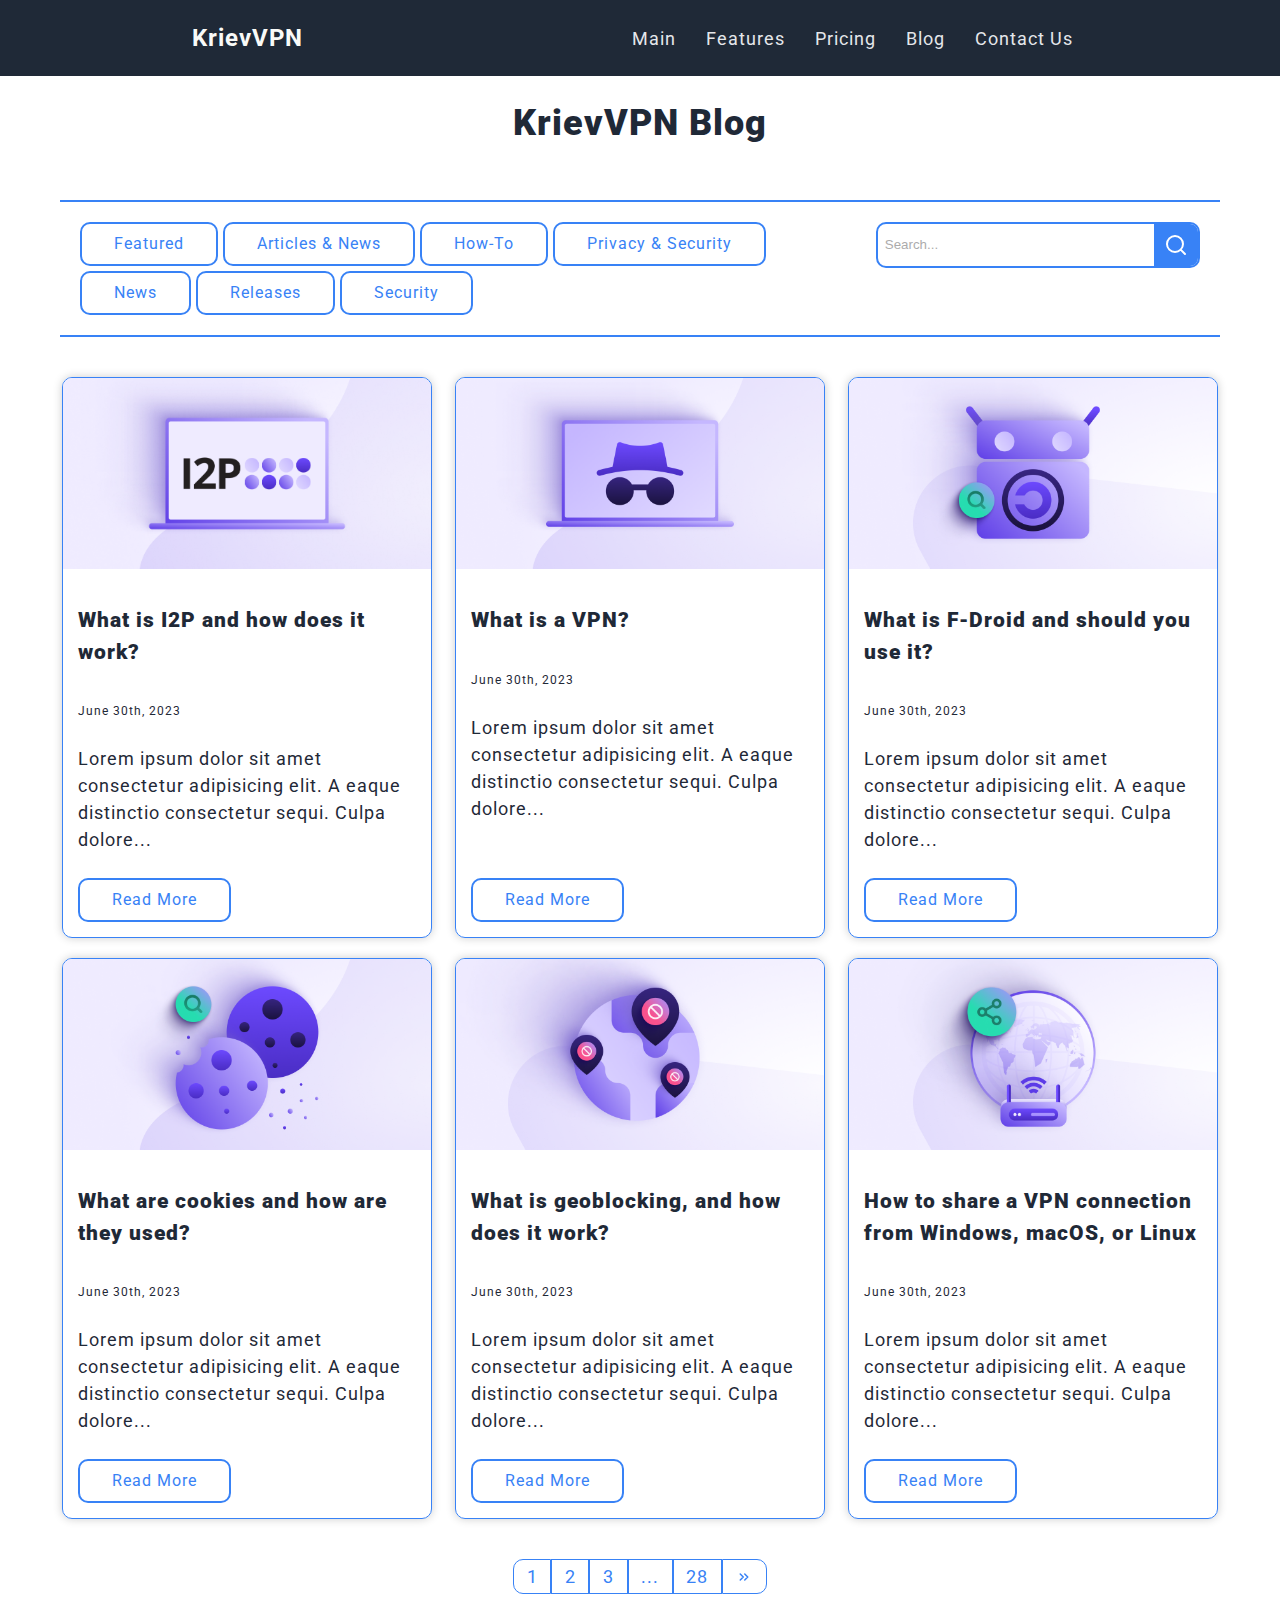
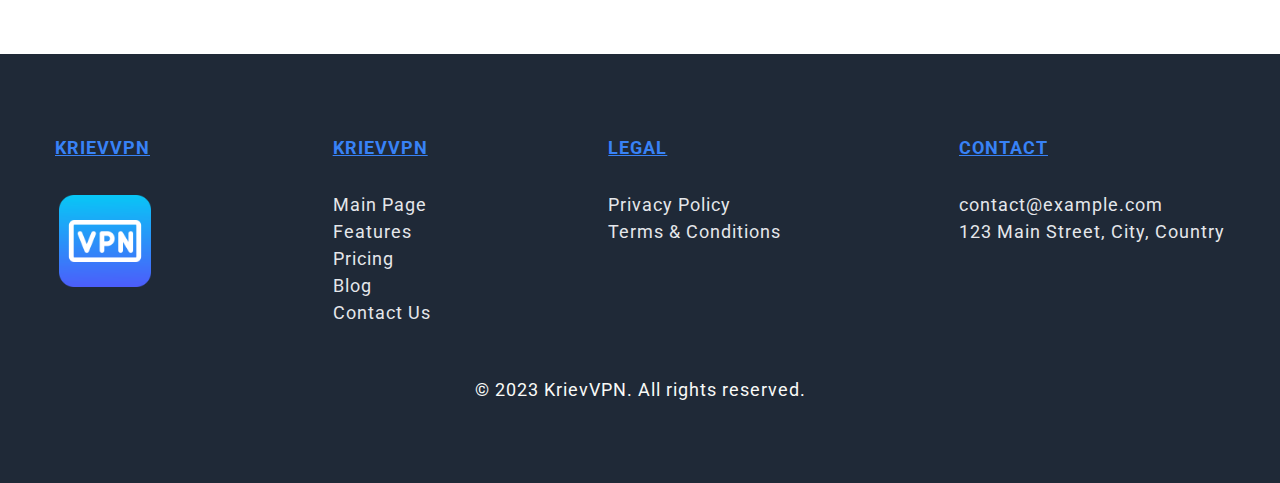
<file: pages/blog-page.html>
<!DOCTYPE html>
<html lang="en">
	<head>
		<meta charset="UTF-8" />
		<meta name="viewport" content="width=device-width, initial-scale=1.0" />
		<title>Blog</title>
		<link rel="stylesheet" href="../css/styles.css" />
	</head>
	<body>
		<header class="navbar-container">
			<nav class="navbar">
				<input type="checkbox" id="nav-toggle" class="nav-toggle" />
				<a href="../index.html" class="logo">KrievVPN</a>
				<section class="nav-links">
					<a href="../index.html">Main</a>
					<a href="./features.html">Features</a>
					<a href="./pricing.html">Pricing</a>
					<a href="./blog-page.html">Blog</a>
					<a href="./contact-page.html">Contact Us</a>
				</section>
				<label for="nav-toggle" class="hamburger">&#9776;</label>
			</nav>
		</header>
		<main class="blog-container">
			<h2 class="blog__heading">KrievVPN Blog</h2>

			<section class="themes">
				<section class="themes__btns">
					<a
						href="#"
						type="button"
						class="theme__btn pbtn btn--outline-blue"
						>Featured
					</a>
					<a
						href="#"
						type="button"
						class="theme__btn pbtn btn--outline-blue"
						>Articles & News
					</a>
					<a
						href="#"
						type="button"
						class="theme__btn pbtn btn--outline-blue"
						>How-to
					</a>
					<a
						href="#"
						type="button"
						class="theme__btn pbtn btn--outline-blue"
						>Privacy & security
					</a>
					<a
						href="#"
						type="button"
						class="theme__btn pbtn btn--outline-blue"
						>News
					</a>
					<a
						href="#"
						type="button"
						class="theme__btn pbtn btn--outline-blue"
						>Releases
					</a>
					<a
						href="#"
						type="button"
						class="theme__btn pbtn btn--outline-blue"
						>Security
					</a>
				</section>
				<section class="theme__search-wrapper">
					<form class="theme__search">
						<input
							type="text"
							placeholder="Search..."
							class="theme__search-input"
						/>
						<button type="submit" class="btn--search">
							<svg
								xmlns="http://www.w3.org/2000/svg"
								width="24"
								height="24"
								viewBox="0 0 24 24"
							>
								<path
									fill="none"
									stroke="white"
									stroke-linecap="round"
									stroke-linejoin="round"
									stroke-width="2"
									d="m21 21l-4.343-4.343m0 0A8 8 0 1 0 5.343 5.343a8 8 0 0 0 11.314 11.314Z"
								/>
							</svg>
						</button>
					</form>
				</section>
			</section>

			<section class="blog">
				<section class="blog__card">
					<picture class="blog__img-container">
						<img
							class="blog__img"
							src="../images/blog1.png"
							alt=""
						/>
					</picture>
					<section class="blog__card-content">
						<h3 class="blog__card-title">
							What is I2P and how does it work?
						</h3>
						<p class="blog__card-date">June 30th, 2023</p>
						<p>
							Lorem ipsum dolor sit amet consectetur adipisicing
							elit. A eaque distinctio consectetur sequi. Culpa
							dolore...
						</p>
						<a
							href="#"
							type="button"
							class="blog__btn pbtn btn--outline-blue"
							>Read More
						</a>
					</section>
				</section>
				<section class="blog__card">
					<picture class="blog__img-container">
						<img
							class="blog__img"
							src="../images/blog3.png"
							alt=""
						/>
					</picture>
					<section class="blog__card-content">
						<h3 class="blog__card-title">What is a VPN?</h3>
						<p class="blog__card-date">June 30th, 2023</p>
						<p>
							Lorem ipsum dolor sit amet consectetur adipisicing
							elit. A eaque distinctio consectetur sequi. Culpa
							dolore...
						</p>
						<a
							href="#"
							type="button"
							class="blog__btn pbtn btn--outline-blue"
							>Read More
						</a>
					</section>
				</section>
				<section class="blog__card">
					<picture class="blog__img-container">
						<img
							class="blog__img"
							src="../images/blog4.png"
							alt=""
						/>
					</picture>
					<section class="blog__card-content">
						<h3 class="blog__card-title">
							What is F-Droid and should you use it?
						</h3>
						<p class="blog__card-date">June 30th, 2023</p>
						<p>
							Lorem ipsum dolor sit amet consectetur adipisicing
							elit. A eaque distinctio consectetur sequi. Culpa
							dolore...
						</p>
						<a
							href="#"
							type="button"
							class="blog__btn pbtn btn--outline-blue"
							>Read More
						</a>
					</section>
				</section>
				<section class="blog__card">
					<picture class="blog__img-container">
						<img
							class="blog__img"
							src="../images/blog2.png"
							alt=""
						/>
					</picture>
					<section class="blog__card-content">
						<h3 class="blog__card-title">
							What are cookies and how are they used?
						</h3>
						<p class="blog__card-date">June 30th, 2023</p>
						<p>
							Lorem ipsum dolor sit amet consectetur adipisicing
							elit. A eaque distinctio consectetur sequi. Culpa
							dolore...
						</p>
						<a
							href="#"
							type="button"
							class="blog__btn pbtn btn--outline-blue"
							>Read More
						</a>
					</section>
				</section>
				<section class="blog__card">
					<picture class="blog__img-container">
						<img
							class="blog__img"
							src="../images/blog5.png"
							alt=""
						/>
					</picture>
					<section class="blog__card-content">
						<h3 class="blog__card-title">
							What is geoblocking, and how does it work?
						</h3>
						<p class="blog__card-date">June 30th, 2023</p>
						<p>
							Lorem ipsum dolor sit amet consectetur adipisicing
							elit. A eaque distinctio consectetur sequi. Culpa
							dolore...
						</p>
						<a
							href="#"
							type="button"
							class="blog__btn pbtn btn--outline-blue"
							>Read More
						</a>
					</section>
				</section>
				<section class="blog__card">
					<picture class="blog__img-container">
						<img
							class="blog__img"
							src="../images/blog6.png"
							alt=""
						/>
					</picture>
					<section class="blog__card-content">
						<h3 class="blog__card-title">
							How to share a VPN connection from Windows, macOS,
							or Linux
						</h3>
						<p class="blog__card-date">June 30th, 2023</p>
						<p>
							Lorem ipsum dolor sit amet consectetur adipisicing
							elit. A eaque distinctio consectetur sequi. Culpa
							dolore...
						</p>
						<a
							href="#"
							type="button"
							class="blog__btn pbtn btn--outline-blue"
							>Read More
						</a>
					</section>
				</section>
			</section>

			<section class="blog__pagination">
				<a href="#" class="blog__pagination-btn">1</a>
				<a href="#" class="blog__pagination-btn">2</a>
				<a href="#" class="blog__pagination-btn">3</a>
				<a href="#" class="blog__pagination-btn">...</a>
				<a href="#" class="blog__pagination-btn">28</a>
				<a href="#" class="blog__pagination-btn btn-last">
					<svg
						xmlns="http://www.w3.org/2000/svg"
						width="18"
						height="18"
						viewBox="0 0 24 24"
					>
						<path
							fill="none"
							stroke="#3882f6"
							stroke-linecap="round"
							stroke-linejoin="round"
							stroke-width="2"
							d="m13 8l4 4l-4 4M7 8l4 4l-4 4"
						/>
					</svg>
				</a>
			</section>
		</main>
		<footer class="footer">
			<section class="footer-content">
				<header class="footer-item">
					<h4>KrievVPN</h4>
					<picture>
						<img src="../images/logo.png" alt="" />
					</picture>
				</header>
				<section class="footer-item">
					<h4>KrievVPN</h4>
					<ul>
						<li><a href="../index.html">Main Page</a></li>
						<li><a href="./features.html">Features</a></li>
						<li><a href="./pricing.html">Pricing</a></li>
						<li><a href="./blog-page.html">Blog</a></li>
						<li>
							<a href="./contact-page.html">Contact Us</a>
						</li>
					</ul>
				</section>
				<section class="footer-item">
					<h4>Legal</h4>
					<ul>
						<li><a href="#">Privacy Policy</a></li>
						<li><a href="#">Terms & Conditions</a></li>
					</ul>
				</section>
				<section class="footer-item">
					<h4>Contact</h4>
					<ul>
						<li>
							<a href="mailto:contact@example.com"
								>contact@example.com</a
							>
						</li>
						<li><a href="#">123 Main Street, City, Country</a></li>
					</ul>
				</section>
			</section>
			<section class="footer-bottom">
				<p>&copy; 2023 KrievVPN. All rights reserved.</p>
			</section>
		</footer>
	</body>
</html>
</file>
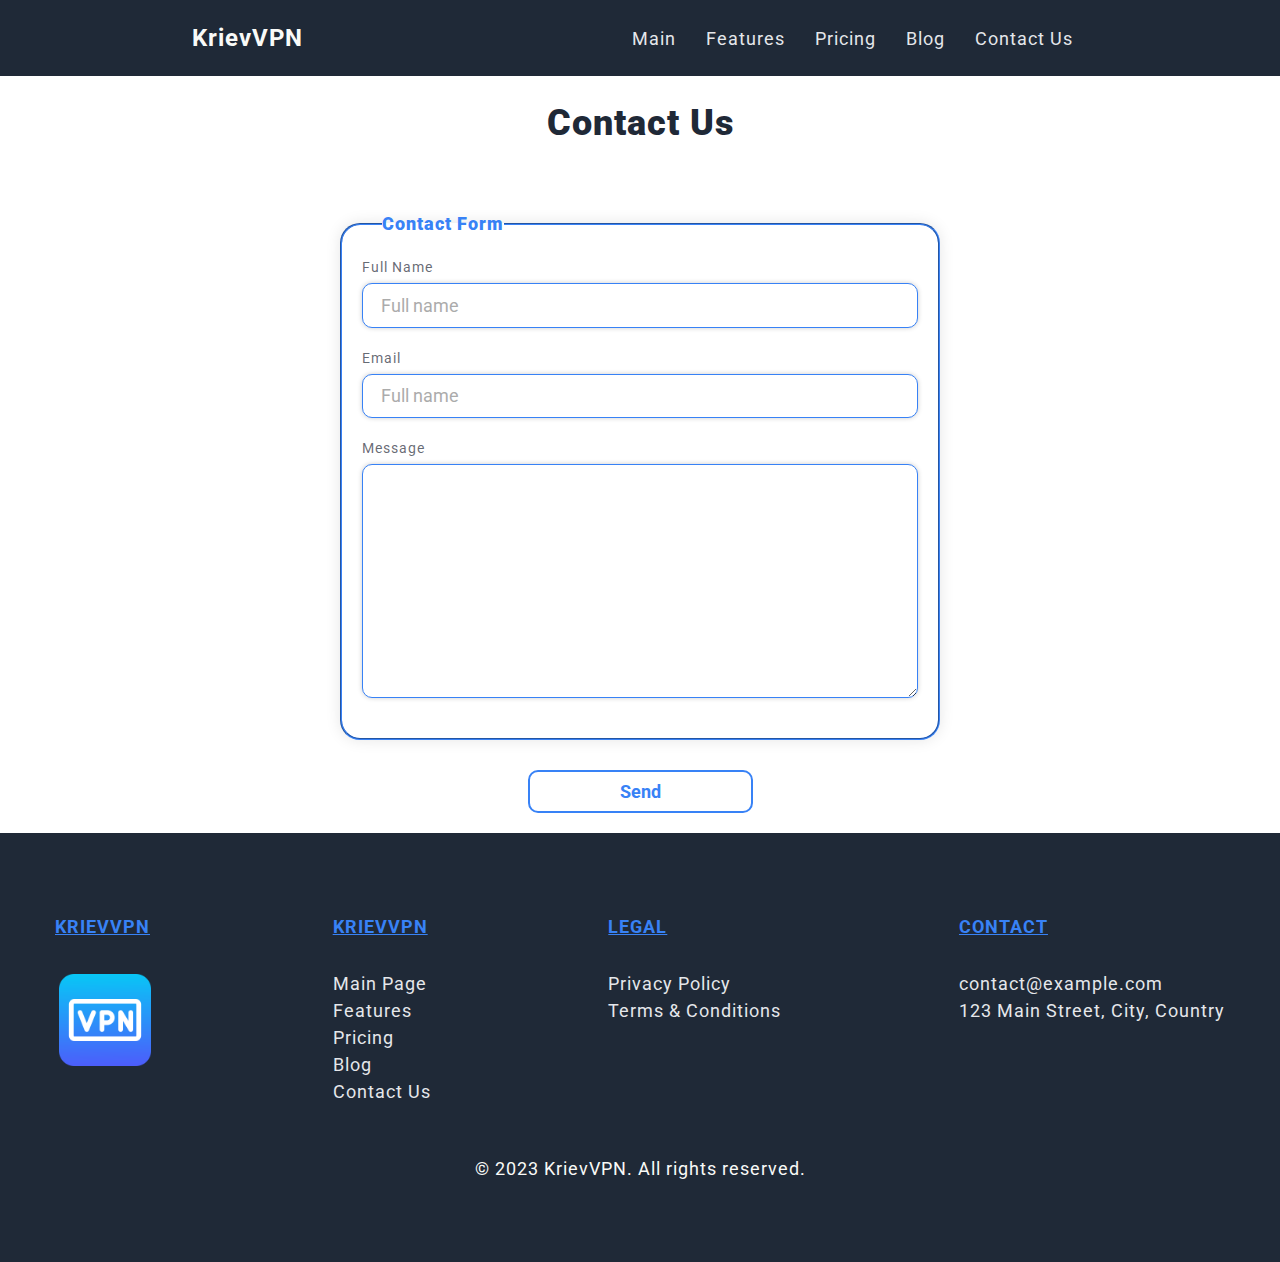
<file: pages/contact-page.html>
<!DOCTYPE html>
<html lang="en">
	<head>
		<meta charset="UTF-8" />
		<meta name="viewport" content="width=device-width, initial-scale=1.0" />
		<title>Contact Page</title>
		<link rel="stylesheet" href="../css/styles.css" />
	</head>
	<body>
		<header class="navbar-container">
			<nav class="navbar">
				<input type="checkbox" id="nav-toggle" class="nav-toggle" />
				<a href="../index.html" class="logo">KrievVPN</a>
				<section class="nav-links">
					<a href="../index.html">Main</a>
					<a href="./features.html">Features</a>
					<a href="./pricing.html">Pricing</a>
					<a href="./blog-page.html">Blog</a>
					<a href="./contact-page.html">Contact Us</a>
				</section>
				<label for="nav-toggle" class="hamburger">&#9776;</label>
			</nav>
		</header>
		<main class="contact-container">
			<h2 class="contact__heading">Contact Us</h2>
			<form class="contact__form">
				<fieldset class="contact__fieldset">
					<legend class="contact__legend">Contact Form</legend>
					<label class="contact__label" for="full-name"
						>Full Name</label
					>
					<input
						class="contact__input"
						type="text"
						name="full-name"
						placeholder="Full name"
					/>
					<label class="contact__label" for="email">Email</label>
					<input
						class="contact__input"
						type="email"
						name="email"
						placeholder="Full name"
					/>
					<label class="contact__label" for="message">Message</label>
					<textarea
						class="contact__message"
						name="message"
						cols="30"
						rows="10"
					></textarea>
				</fieldset>
				<button
					type="submit"
					class="contact__btn pbtn btn--outline-blue"
				>
					Send
				</button>
			</form>
		</main>
		<footer class="footer">
			<section class="footer-content">
				<header class="footer-item">
					<h4>KrievVPN</h4>
                    <picture>
                        <img src="../images/logo.png" alt="" />
                    </picture>
				</header>
				<section class="footer-item">
					<h4>KrievVPN</h4>
					<ul>
						<li><a href="../index.html">Main Page</a></li>
						<li><a href="./features.html">Features</a></li>
						<li><a href="./pricing.html">Pricing</a></li>
						<li><a href="./blog-page.html">Blog</a></li>
						<li>
							<a href="./contact-page.html">Contact Us</a>
						</li>
					</ul>
				</section>
				<section class="footer-item">
					<h4>Legal</h4>
					<ul>
						<li><a href="#">Privacy Policy</a></li>
						<li><a href="#">Terms & Conditions</a></li>
					</ul>
				</section>
				<section class="footer-item">
					<h4>Contact</h4>
					<ul>
						<li>
							<a href="mailto:contact@example.com"
								>contact@example.com</a
							>
						</li>
						<li><a href="#">123 Main Street, City, Country</a></li>
					</ul>
				</section>
			</section>
			<section class="footer-bottom">
				<p>&copy; 2023 KrievVPN. All rights reserved.</p>
			</section>
		</footer>
</html>
</file>
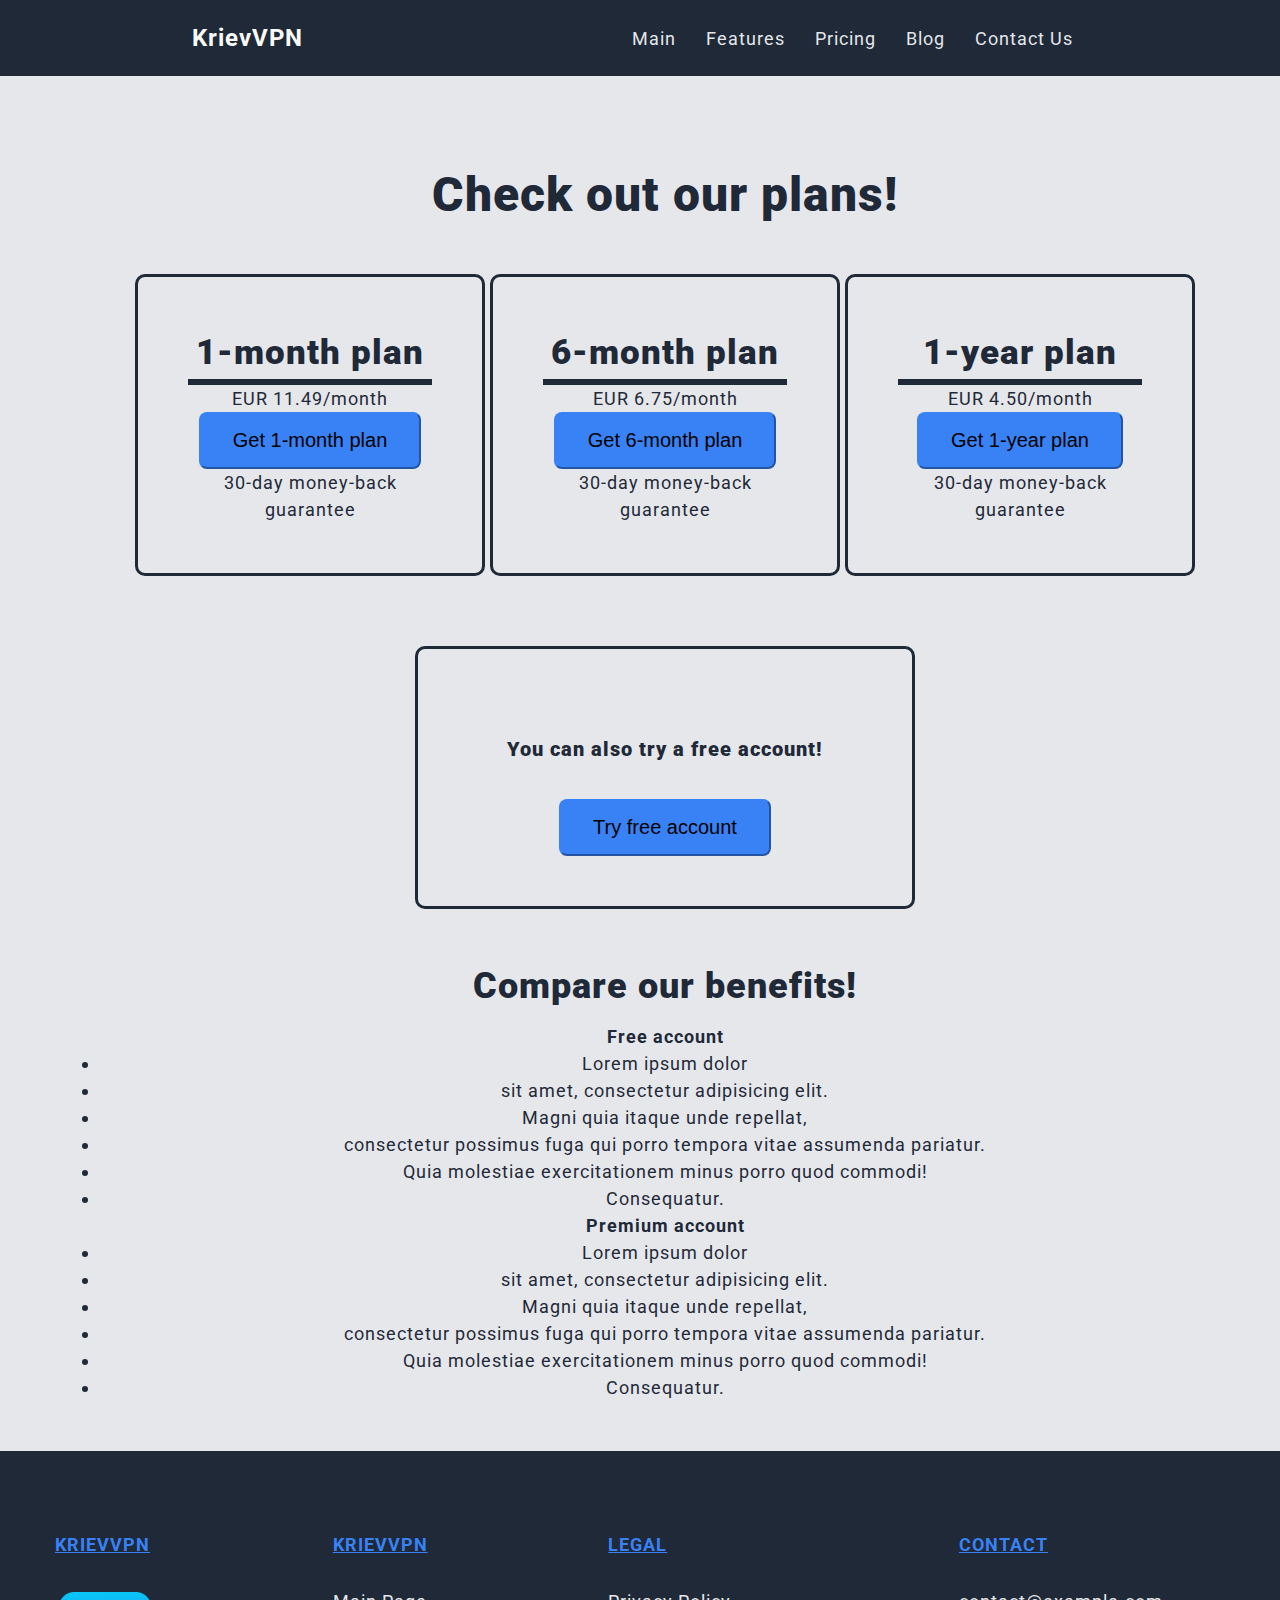
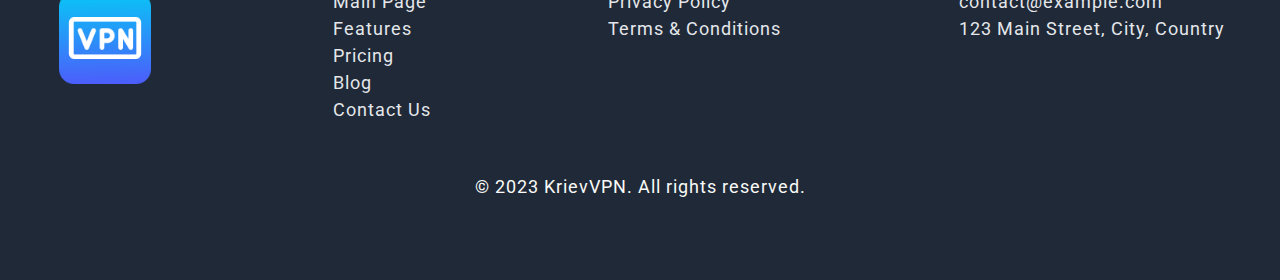
<file: pages/pricing.html>
<!DOCTYPE html>
<html lang="en">
	<head>
		<meta charset="UTF-8" />
		<meta name="viewport" content="width=device-width, initial-scale=1.0" />
		<title>Pricing - KreavVPN</title>
		<link rel="stylesheet" href="../css/styles.css" />
	</head>
	<body>
		<header class="navbar-container">
			<nav class="navbar">
				<input type="checkbox" id="nav-toggle" class="nav-toggle" />
				<a href="../index.html" class="logo">KrievVPN</a>
				<section class="nav-links">
					<a href="../index.html">Main</a>
					<a href="./features.html">Features</a>
					<a href="./pricing.html">Pricing</a>
					<a href="./blog-page.html">Blog</a>
					<a href="./contact-page.html">Contact Us</a>
				</section>
				<label for="nav-toggle" class="hamburger">&#9776;</label>
			</nav>
		</header>

		<main class="main1">
			<h1>Check out our plans!</h1>

			<!--FIRST PLAN-->
			<section class="s1">
				<div class="plan-name">1-month plan</div>
				<div>
					<div>EUR 11.49/month</div>
					<button class="btns">Get 1-month plan</button>
					<div>30-day money-back guarantee</div>
				</div>
			</section>

			<!--SECOND PLAN-->
			<section class="s2">
				<div class="plan-name">6-month plan</div>
				<div>
					<div>EUR 6.75/month</div>
					<button class="btns">Get 6-month plan</button>
					<div>30-day money-back guarantee</div>
				</div>
			</section>

			<!--THRID PLAN-->
			<section class="s3">
				<div class="plan-name">1-year plan</div>
				<div>
					<div>EUR 4.50/month</div>
					<button class="btns">Get 1-year plan</button>
					<div>30-day money-back guarantee</div>
				</div>
			</section>

			<!--FREE SECTION-->
			<aside class="free">
				<div>You can also try a free account!</div>
				<button class="btns">Try free account</button>
			</aside>

			<!--NOW LET'S GO WITH THE PERKS-->
			<section class="perks">
				<div><h3>Compare our benefits!</h3></div>
				<section>
					<div><h4>Free account</h4></div>
					<ul>
						<li>Lorem ipsum dolor</li>
						<li>sit amet, consectetur adipisicing elit.</li>
						<li>Magni quia itaque unde repellat,</li>
						<li>
							consectetur possimus fuga qui porro tempora vitae
							assumenda pariatur.
						</li>
						<li>
							Quia molestiae exercitationem minus porro quod
							commodi!
						</li>
						<li>Consequatur.</li>
					</ul>
				</section>

				<section>
					<div>
						<h4>Premium account</h4>
					</div>
					<ul>
						<li>Lorem ipsum dolor</li>
						<li>sit amet, consectetur adipisicing elit.</li>
						<li>Magni quia itaque unde repellat,</li>
						<li>
							consectetur possimus fuga qui porro tempora vitae
							assumenda pariatur.
						</li>
						<li>
							Quia molestiae exercitationem minus porro quod
							commodi!
						</li>
						<li>Consequatur.</li>
					</ul>
				</section>
			</section>
			<!--THAT'S IT FOR THE PERKS!-->
		</main>
		<footer class="footer">
			<section class="footer-content">
				<header class="footer-item">
					<h4>KrievVPN</h4>
					<picture>
						<img src="../images/logo.png" alt="" />
					</picture>
				</header>
				<section class="footer-item">
					<h4>KrievVPN</h4>
					<ul>
						<li><a href="../index.html">Main Page</a></li>
						<li><a href="./features.html">Features</a></li>
						<li><a href="./pricing.html">Pricing</a></li>
						<li><a href="./blog-page.html">Blog</a></li>
						<li>
							<a href="./contact-page.html">Contact Us</a>
						</li>
					</ul>
				</section>
				<section class="footer-item">
					<h4>Legal</h4>
					<ul>
						<li><a href="#">Privacy Policy</a></li>
						<li><a href="#">Terms & Conditions</a></li>
					</ul>
				</section>
				<section class="footer-item">
					<h4>Contact</h4>
					<ul>
						<li>
							<a href="mailto:contact@example.com"
								>contact@example.com</a
							>
						</li>
						<li><a href="#">123 Main Street, City, Country</a></li>
					</ul>
				</section>
			</section>
			<section class="footer-bottom">
				<p>&copy; 2023 KrievVPN. All rights reserved.</p>
			</section>
		</footer>
	</body>
</html>
</file>
<file: css/styles.css>
@import url("https://fonts.googleapis.com/css2?family=Roboto:ital,wght@0,400;0,700;0,900;1,300&display=swap");

:root {
	/*  BACKGROUND COLORS */

	--color-bg: #fff;
	--color-bg-hero: #1f2937;
	--color-bg-quote: #e5e7eb;
	--color-bg-cta: #3882f6; /* cta => call to action */
	--color-bg-button: #3882f6;

	/* FONT COLORS */

	--color-font-main: #1f2937;
	--color-font-hero-main: #f9faf8;
	--color-font-hero-secondary: #e5e7eb;
	--color-font-logo: #f9faf8;
	--color-font-inf-header: #1f2937;
	--color-font-quote: #1f2937;

	/* FONT SIZES */

	--size-font-main: 1.8rem;
	--size-font-hero-main: 48px;
	--size-font-hero-secondary: 18px;
	--size-font-logo: 24px;
	--size-font-inf-header: 36px;
	--size-font-quote: 36px;

	/* FONT WEIGHTS */

	--weight-font-main: 400;
	--weight-font-hero-main: 900;
	--weight-font-hero-secondary: 400;
	--weight-font-logo: 700;
	--weight-font-inf-header: 900;
	--weight-font-quote: 300;

	/* FONT FAMILY */

	--family-font-roboto: "Roboto", system-ui, -apple-system, BlinkMacSystemFont,
		"Segoe UI", Roboto, Oxygen, Ubuntu, Cantarell, "Open Sans",
		"Helvetica Neue", sans-serif;

	/* BORDER */

	--border-blue: #3882f6;
	--border-light: #fff;
}

*,
*::before,
*::after {
	box-sizing: border-box;
	margin: 0;
	padding: 0;
}

html {
	font-size: 10px;
}

body {
	min-height: 100vh;
	font-size: var(--size-font-main);
	font-weight: var(--weight-font-main);
	font-family: var(--family-font-roboto);
	color: var(--color-font-main);
	line-height: 1.5;
	letter-spacing: 1px;
	/*background-color: var(--color-bg);*/
	background-color: var(--color-bg);
	display: flex;
	flex-direction: column;
	justify-content: space-between;
}

h1,
h2,
h3 {
	font-weight: var(--weight-font-hero-main);
}

h1 {
	font-size: var(--size-font-hero-main);
	color: var(--color-font-hero-main);
	line-height: 1.2;
}

a {
	text-decoration: none;
}

h2,
h3 {
	padding-bottom: 10px;
}

/* ...::: [ FEATURES  -  PELIN] :::... */
.features-main section {
	margin-bottom: 100px;
	padding: 0 10%;
}

.features-main h3 {
	color: black;
}
/*NAVBAR*/
.navbar input {
	display: none;
}

.navbar-container {
	background-color: var(--color-bg-hero);
}

.navbar {
	display: flex;
	align-items: center;
	color: var(--color-font-hero-secondary);
	padding: 20px 15%;
	justify-content: space-between;
}

.logo {
	flex-grow: 1;
	font-size: var(--size-font-logo);
	font-weight: var(--weight-font-logo);
	cursor: pointer;
	color: var(--color-font-logo);
}

.nav-links {
	display: flex;
	align-items: center;
}

.nav-links a {
	color: var(--color-font-hero-secondary);
	text-decoration: none;
	margin: 0 15px;
}

.nav-links a:hover {
	color: var(--color-bg-button);
}

.hamburger {
	display: none;
	font-size: var(--size-font-hero-main);
	cursor: pointer;
}

/* Media query for mobile and tablet */
@media screen and (max-width: 1024px) {
	.nav-links {
		display: none;
		flex-direction: column;
		background-color: var(--color-bg-hero);
		position: absolute;
		top: 65px;
		left: 0;
		width: 100%;
		z-index: 1;
	}

	.nav-links a {
		margin: 10px;
	}

	.hamburger {
		display: block;
	}

	#nav-toggle:checked ~ .nav-links {
		display: flex;
	}
}

/*HERO*/
.feat-hero {
	background-image: url("../images/bg1.jpg");
	background-size: cover;
	background-position: center;
	height: 60vh;
	display: flex;
	justify-content: center;
	align-items: center;
	padding-top: 10vh;
}

.feat-hero-content {
	text-align: center;
	color: var(--color-font-hero-main);
}
/*BUTTON*/

.btnp {
	display: inline-block;
	padding: 1rem 5rem;
	border-radius: 999px;
	margin-top: 20px;
	border: none;
	cursor: pointer;
	transition: 0.3s all ease-in;
	font-size: var(--size-font-main);
}
.btnp-blue {
	background-color: var(--color-bg-button);
	color: var(--color-font-hero-secondary);
}

.btnp:hover {
	filter: brightness(1.4);
	transform: scale(1.05);
}

/*CARD*/
.card-container {
	display: flex;
	flex-wrap: wrap;
	justify-content: space-around;
	padding: 20px 0;
}

.card {
	flex: 0 0 calc(30% - 20px); /* Each card takes 25% width with 20px gap on each side */
	border: 1px solid var(--color-bg-quote);
	border-radius: 8px;
	padding: 20px;
	text-align: center;
	box-shadow: 0 4px 8px rgba(0, 0, 0, 0.3);
}

.card img {
	max-width: 100%;
	height: 300px;
	border-radius: 4px;
	margin-bottom: 10px;
}

.features h2 {
	text-align: center;
	padding-bottom: 50px;
}

.intro {
	background-image: url("../images/bg2.jpg");
	background-size: cover;
	background-position: center;
	height: 50vh;
	display: flex;
	align-items: center;
}

.intro-content {
	color: var(--color-font-hero-main);
	width: 50%;
}

.information {
	display: flex;
	gap: 50px;
	text-align: justify;
}
/*FAQ*/
.faq-container {
	display: flex;
	justify-content: space-between;
	gap: 80px;
}

.faq-content {
	width: 100%;
}

.faq-item {
	padding-bottom: 15px;
}

.faq h2 {
	padding-bottom: 50px;
	text-align: center;
}

.question {
	border-radius: 999px;
	padding: 20px;
	background-color: var(--color-bg-quote);
	transition: 0.3s all ease-in;
}

.question:hover {
	filter: brightness(0.9);
	transform: scale(1.03);
}

.answer {
	padding: 20px 0;
}
/*SCROLL TO TOP*/

.faq-container button {
	position: fixed;
	bottom: 20px;
	right: 20px;
	border-radius: 50%;
	padding: 10px;
	cursor: pointer;
	z-index: 99;
}
/*FOOTER*/

.footer {
	background-color: var(--color-bg-hero);
	padding: 80px 0;
}

.footer-content {
	display: flex;
	flex-wrap: wrap;
	max-width: 1170px;
	margin: auto;
	justify-content: space-between;
}

.footer-item img {
	height: 100px;
	max-width: 100%;
}

.footer-item h4 {
	color: var(--color-bg-button);
	font-size: var(--size-font-hero-secondary);
	text-transform: uppercase;
	text-decoration: underline;
	margin-bottom: 30px;
	position: relative;
}

.footer-item ul {
	list-style: none;
}

.footer-item ul li a {
	text-decoration: none;
	display: block;
	transition: all 0.3s ease;
	color: var(--color-font-hero-secondary);
}

.footer-item ul li a:hover {
	padding-left: 10px;
	color: var(--color-bg-button);
}

.footer-bottom {
	text-align: center;
	color: var(--color-font-hero-main);
	margin-top: 50px;
}

/*MEDIA QUERY FOR MOBILE*/
@media screen and (max-width: 767px) {
	.card {
		flex: 0 0 calc(100% - 20px);
	}
	.card-container {
		gap: 30px;
	}
	.intro-content p {
		display: none;
	}
	.information div:first-child {
		display: none;
	}
	.footer {
		padding: 80px 30px;
	}
	.footer-content div:last-child,
	div:nth-child(3) {
		display: none;
	}
}
/*MEDIA QUERY FOR TABLET*/
@media screen and (min-width: 768px) and (max-width: 1024px) {
	.card {
		flex: 0 0 calc(50% - 20px);
	}
	.card-container div:last-child {
		display: none;
	}
	.footer {
		padding: 80px 30px;
	}
}
/* ...::: [ PAGE 2  -  LEHI] :::... */

/* ...::: [ PAGE 2  -  LEHI] :::... */

.head1{
	color: var(--color-font-hero-main);
	font-size: var(--size-font-hero-main);
	background-color: var(--color-bg-cta);
	padding-left: 25px;
	align-items: center;
}
.main1 h1{padding: 50px; color: var(--color-font-main);}

.main1{
	/*background-color: var(--color-bg-hero);*/
	background-color: var(--color-bg-quote);
	padding-left: 50px;
	padding-top: 40px;
	text-align: center;
}

.s1, .s2, .s3{

	/*color: var(--color-font-hero-secondary);*/
	color: var(--color-font-main);
	font-size: var(--size-font-hero-secondary);
	border-style: solid;
	border-width: medium;
	border-color: var(--color-font-main);
	padding: 50px;
	border-radius: 10px;
	width: 350px;
	display: inline-block;
	

}

.perks{
	padding: 50px; 
	
}
/*
.perks div h3{
	padding: 25px;
	color: var(--color-font-quote);
	font-size: var(--size-font-inf-header);
	font-weight: var(--weight-font-hero-main);
}*/


.perks h3{
	color: var(--color-font-quote);
	font-size: var(--size-font-inf-header);
	font-weight: var(--weight-font-hero-main);

}

.perks article{
	/*color: var(--color-font-hero-secondary);*/
	color: var(--color-font-main);
	font-size: var(--size-font-hero-secondary);
	border-style: solid;
	border-width: medium;
	border-color: var(--color-font-main);
	padding: 50px;
	border-radius: 10px;
	width: 390px;
	display: inline-block;
}

.btns{
	border-radius: 8px;
	border-color: var(--color-bg-cta);
	font-size: 20px;
	background-color: var(--color-bg-cta);
	padding: 15px 32px;
}

.btns:hover{
	background-color: var(--color-font-quote);
	border-color: var(--color-font-quote);
}
.plan-name{
	font-weight: var(--weight-font-hero-main);
	font-size: 35px;
	border-bottom: 6px solid var(--color-font-quote);
}

.free{
	color: var(--color-font-main);
	font-weight: var(--weight-font-hero-main);
	font-size: 20px;
	border-style: solid;
	border-width: medium;
	border-color: var(--color-font-main);
	padding: 50px; width: 500px;
	border-radius: 10px;
	margin-top: 70px;
	display: block;
	margin-left: auto;
	margin-right: auto;
}
.free div{padding: 35px;}

/* ...::: [ PAGE 3  -  YOSEF] :::... */

.btn {
	width: max-content;
	border: none;
	background: none;
	font-family: var(--family-font-roboto);
	font-size: var(--size-font-main);
	font-weight: var(--weight-font-logo);
	text-transform: capitalize;
	padding: 0.5em 2em;
	border-radius: 10px;
	cursor: pointer;
	white-space: nowrap;
	transition: 0.3s all ease-in;
}

.btn-blue {
	color: var(--color-font-logo);
	background-color: var(--color-bg-button);
}

.btn-blue:hover,
.btn-blue:focus {
	filter: brightness(1.3);
}

.btn-white {
	color: var(--color-bg);
	border: 2px solid var(--color-bg);
}

.btn-white:hover,
.btn-outline-blue:focus {
	color: var(--color-bg);
	border: 2px solid var(--color-bg);
}

/* Hero section */

.hero-main {
	padding: 7vw 12vw;
	background-color: var(--color-bg-hero);
	display: flex;
	gap: 2rem;
}

.hero h1 {
	margin-bottom: 2rem;
}

.hero-content {
	flex: 1;
	display: flex;
	flex-direction: column;
	justify-content: center;
}

.hero-text {
	color: var(--color-font-hero-secondary);
    margin-top: 10px;
    margin-bottom: 10px;
    margin-right: 15px;
}

.hero-img-container {
	flex: 1.3;
}

.hero-img {
	width: 100%;
	height: 100%;
	object-fit: cover;
	object-position: center;
}

.hero .btn {
	margin-top: 3rem;
}

/* Info section */

.information {
	display: flex;
	flex-direction: column;
}

.information > h2 {
	font-size: var(--size-font-inf-header);
	margin-block: 3rem;
	text-align: center;
}

.info-img-wrapper {
	display: flex;
	flex-wrap: wrap;
	justify-content: center;
}

.info-img-container {
	width: min(200px, 100%);
	display: flex;
	flex-direction: column;
    margin-right: 20px;
    margin-left: 20px;
}

.info-img {
	width: 100%;
	aspect-ratio: 1;
	border: 3px solid var(--border-blue);
	border-radius: 7px;
}

.info-img-description {
	font-size: clamp(1.3rem, 0.5rem + 0.8vw, 1.6rem);
	text-align: center;
	color: var(--color-font-quote);
}

/* Testimonial section */

.testimonial {
	display: flex;
	flex-direction: column;

	padding: 7vw 18vw;
	margin-top: 10rem;

	background-color: var(--color-bg-quote);
}

.testimonial-quote,
.testimonial-quote::after,
.testimonial-quote::before {
	font-size: var(--size-font-quote);
	font-weight: var(--weight-font-quote);
	font-style: italic;
	color: var(--color-font-quote);
}

.testimonial-quote::before {
	content: open-quote;
}

.testimonial-quote::after {
	content: close-quote;
}

.testimonial-author {
	font-size: 2.5rem;
	font-weight: bold;
	align-self: flex-end;
}

/* Call to action */

.cta-field {
	width: 70%;
	display: flex;
	justify-content: space-around;
	align-items: center;
	margin-inline: auto;
	margin-block: 10rem;
	padding: 4rem;
	border-radius: 10px;
	color: var(--color-font-logo);

	background-color: var(--color-bg-cta);
}

.cta-field h3 {
	font-size: 2.4rem;
}

.cta-text {
	max-width: 50ch;
	margin-top: 1rem;
}


/* ...::: [ PAGE 4  -  PAWEL] :::... */

/* Buttons */

.pbtn {
	width: max-content;
	border: none;
	background: none;
	font-family: var(--family-font-roboto);
	font-size: var(--size-font-main);
	font-weight: var(--weight-font-logo);
	text-transform: capitalize;
	padding: 0.5em 2em;
	border-radius: 10px;
	cursor: pointer;
	white-space: nowrap;
	transition: 0.3s all ease-in;
}

.btn--blue {
	color: var(--color-font-logo);
	background-color: var(--color-bg-button);
}

.btn--blue:hover,
.btn--blue:focus {
	filter: brightness(1.3);
}

.btn--outline-white {
	color: var(--color-font-logo);
	border: 2px solid var(--border-light);
}

.btn--outline-blue:hover,
.btn--outline-blue:focus {
	background-color: var(--color-bg-button);
	color: var(--color-font-logo);
}

.btn--outline-blue {
	color: var(--color-bg-button);
	border: 2px solid var(--border-blue);
}

.btn--search {
	background-color: var(--color-bg-button);
	border: none;

	display: flex;
	align-items: center;
	justify-content: center;
	width: min-content;
	padding-inline: 1rem;
}

/* BLOG */

.contact-container,
.blog-container {
	width: 100%;
	max-width: 120rem;
	margin-inline: auto;
	padding: 2rem;
}
.contact__heading,
.blog__heading {
	font-size: var(--size-font-inf-header);
	color: var(--color-font-inf-header);
	text-align: center;
}

.themes {
	display: flex;
	flex-wrap: wrap;
	justify-content: space-between;
	align-items: flex-start;
	gap: 4vw;

	padding: 2rem;
	margin-block: 4rem;

	border-top: 2px solid var(--border-blue);
	border-bottom: 2px solid var(--border-blue);
}

.themes__btns {
	flex: 2.3;
	display: flex;
	flex-wrap: wrap;
	gap: 0.5rem;
}

.theme__btn,
.blog__btn {
	font-size: 1.6rem;
	font-weight: var(--weight-font-main);
}

.theme__search-wrapper {
	flex: 1;
}

.theme__search {
	display: flex;
	justify-content: space-between;
	border-radius: 10px;
	background-color: var(--color-bg);
	overflow: hidden;
	border: 2px solid var(--border-blue);
}

.theme__search-input {
	border: none;
	background-color: transparent;
	padding: 1em 0.5em;
	width: 100%;
	border-radius: 10px;
}

.theme__search-input::placeholder,
.contact__input::placeholder {
	opacity: 0.6;
}

@media (max-width: 650px) {
	.themes {
		flex-direction: column;
	}

	.themes__btns {
		order: 2;
	}

	.theme__search-wrapper {
		order: 1;
		width: 100%;
	}
}

.blog {
	display: flex;
	flex-wrap: wrap;
	gap: 2rem;
}

.blog__card {
	display: flex;
	flex-direction: column;
	gap: 2rem;

	width: min(37rem, 100%);
	border: 1px solid var(--border-blue);
	border-radius: 10px;
	overflow: hidden;
	margin-inline: auto;
	box-shadow: 0 0 10px hsl(0, 0%, 0%, 0.2);
}

.blog__img-container {
	max-height: 200px;
}

.blog__img {
	width: 100%;
	height: 100%;
	object-fit: cover;
}

.blog__card-content {
	display: flex;
	flex-direction: column;
	gap: 0.5rem;
	padding: 1.5rem;
	height: 100%;
}

.blog__card-content > p {
	padding-bottom: 2rem;
}

.blog__card-title {
	margin-bottom: 2rem;
}

.blog__card-date {
	font-size: 1.2rem;
}

.blog__btn {
	margin-top: auto;
}

.blog__pagination {
	display: flex;
	justify-content: center;

	margin-inline: auto;
	margin-block: 4rem;
}

.blog__pagination-btn {
	height: 3.5rem;
	color: var(--color-bg-button);
	padding: 0.2em 0.7em;
	border: 1px solid var(--color-bg-button);
	border-collapse: collapse;
	transition: 0.2s all ease-in;
	display: flex;
	align-items: center;
}

.blog__pagination-btn:first-of-type {
	border-radius: 10px 0 0 10px;
}

.blog__pagination-btn:last-of-type {
	border-radius: 0 10px 10px 0;
}

.btn-last {
	display: flex;
	align-items: center;
	justify-content: center;
}

.btn-last:hover path,
.btn-last:focus path {
	stroke: var(--color-font-logo);
}

.blog__pagination-btn:hover,
.blog__pagination-btn:focus {
	background-color: var(--color-bg-button);
	color: var(--color-font-logo);
}

@media (max-width: 1200px) {
	.blog__card {
		width: min(45rem, 100%);
	}
}

/* CONTACT  */

.contact__form {
	display: flex;
	flex-direction: column;
	gap: 3rem;
	margin-top: 5rem;
}

.contact__fieldset {
	display: flex;
	flex-direction: column;
	width: 100%;
	max-width: 60rem;
	margin-inline: auto;
	padding: 2rem;

	border-color: var(--border-blue);
	border-radius: 20px;
	box-shadow: 0 0 15px hsl(0, 0%, 0%, 0.1);
}

.contact__legend {
	color: var(--color-bg-button);
	font-weight: var(--weight-font-inf-header);
	font-size: var(--size-font-main);
	margin-left: 2rem;
}

.contact__label {
	font-size: 1.4rem;
	color: hsl(215, 28%, 17%, 0.7);
}

.contact__message,
.contact__input {
	padding: 0.6em 1em;
	margin-block: 0.5rem 2rem;
	border: 1px solid var(--border-blue);
	border-radius: 10px;
	font-size: var(--size-font-main);
	font-family: var(--family-font-roboto);
	box-shadow: 0 0 5px hsl(0, 0%, 0%, 0.2);
}

.contact__btn {
	padding-inline: 5em;
	margin-inline: auto;
}
</file>
